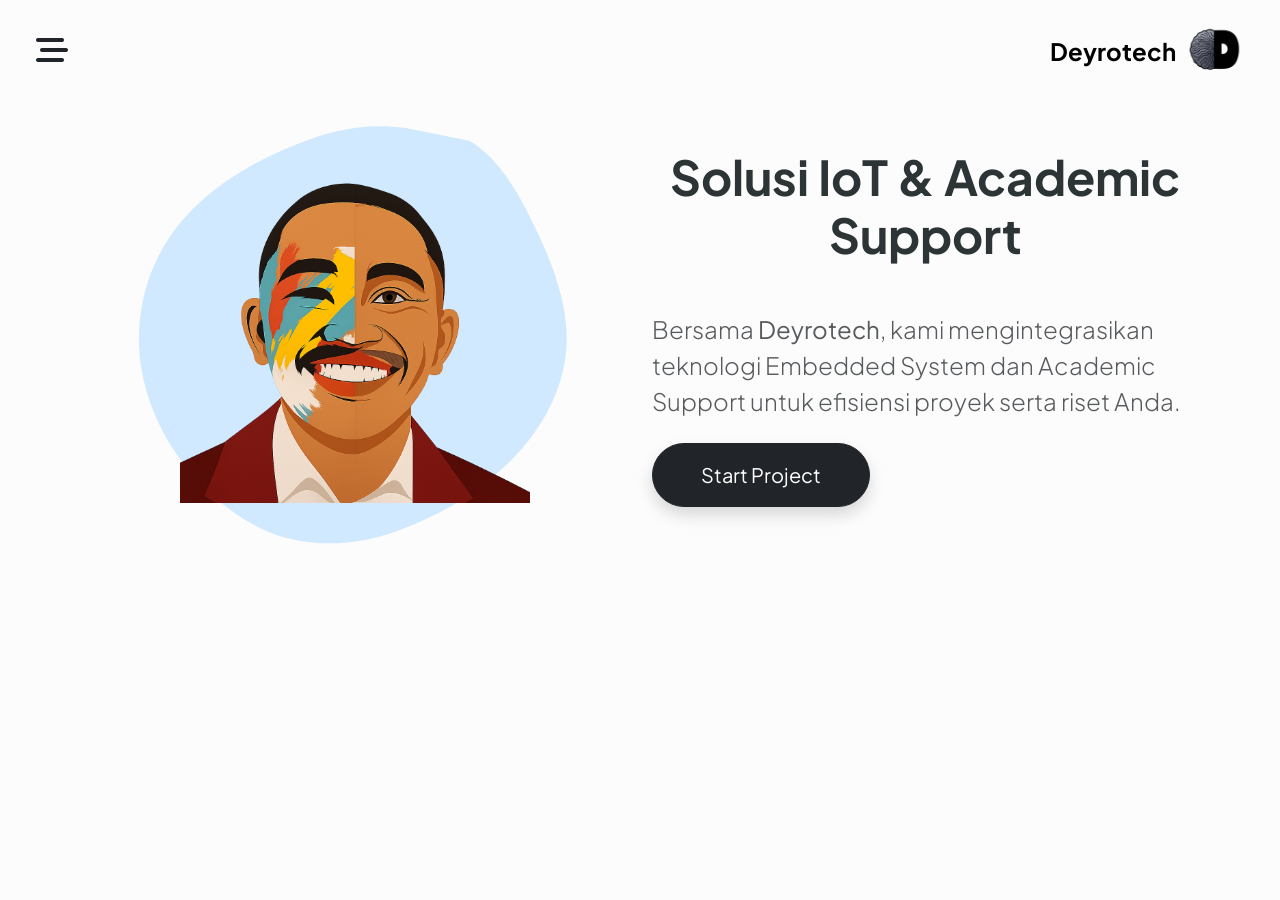
<file: index.html>
<!DOCTYPE html>
<html lang="id">
<head>
    <meta charset="UTF-8">
    <meta name="viewport" content="width=device-width, initial-scale=1.0">
    <title>DeyroTech | IoT & Academic Support</title>
    <link href="https://cdn.jsdelivr.net/npm/bootstrap@5.3.0/dist/css/bootstrap.min.css" rel="stylesheet">
    <link rel="stylesheet" href="https://cdnjs.cloudflare.com/ajax/libs/font-awesome/6.0.0/css/all.min.css">
    <link rel="stylesheet" href="style.css">
</head>
<body>

    <nav class="navbar navbar-expand-lg fixed-top py-3 px-4 transition-all" id="mainNavbar">
        <div class="container-fluid d-flex align-items-center justify-content-between">
            <div class="nav-side-item">
                <button class="btn border-0 p-0" type="button" data-bs-toggle="offcanvas" data-bs-target="#sidebarMenu" id="menu-toggle">
                    <i class="fas fa-bars-staggered fa-2x"></i>
                </button>
            </div>
            <a class="navbar-brand d-flex align-items-center m-0" href="index.html">
                <span class="fw-bold me-2 h4 mb-0">Deyrotech</span>
                <img src="assets/Logo-Web.png" alt="Logo" width="60">
            </a>
        </div>
    </nav>

    <div class="navbar-spacer" style="height: 100px;"></div>

    <div class="offcanvas offcanvas-start" tabindex="-1" id="sidebarMenu">
    <div class="offcanvas-header d-flex flex-column pt-5 position-relative">
        <div class="text-center w-100">
            <img src="assets/Logo-Web.png" alt="Logo" width="100" class="mb-1">
            <h5 class="fw-bold">Deyrotech</h5>
        </div>
        <button type="button" class="btn-close position-absolute top-0 end-0 m-4" data-bs-dismiss="offcanvas" aria-label="Close"></button>
    </div>

    <div class="offcanvas-body d-flex flex-column justify-content-center">
        <ul class="nav flex-column text-center">
            <li class="nav-item">
                <a class="nav-link py-3" href="index.html"><i class="fas fa-home me-2"></i> Home</a>
            </li>
            <li class="nav-item">
                <a class="nav-link py-3" href="about.html"><i class="fas fa-info-circle me-2"></i> About Me</a>
            </li>
            <li class="nav-item">
                <a class="nav-link py-3" href="services.html"><i class="fas fa-cogs me-2"></i> Services</a>
            </li>
            <li class="nav-item">
                <a class="nav-link py-3" href="portofolio.html"><i class="fas fa-award me-2"></i> Portfolio</a>
            </li>
            <li class="nav-item">
                <a class="nav-link py-3" href="contact.html"><i class="fas fa-paper-plane me-2"></i> Contact</a>
            </li>
        </ul>
    </div>
</div>

    <main class="container mt-lg-5">
        <div class="row align-items-center min-vh-75">
            <div class="col-lg-6 text-center fade-up order-1 order-lg-1 mb-5 mb-lg-0">
                <div class="abstract-wrapper">
                    <svg class="blob-anim" viewBox="0 0 200 200">
                        <path d="M44,-72C56,-65,64,-50,71,-35C78,-20,83,-4,81,11C79,26,71,40,60,51C49,62,35,71,19,77C4,83,-13,85,-29,80C-44,75,-59,63,-69,48C-79,33,-84,16,-83,0C-82,-16,-76,-31,-65,-43C-54,-55,-39,-64,-24,-70C-10,-76,4,-79,19,-77C34,-75,44,-72Z" transform="translate(100 100)" />
                    </svg>
                    <img src="assets/dino-AI.png" alt="Dino AI" class="img-fluid hero-img">
                </div>
            </div>

            <div class="col-lg-6 fade-up order-2 order-lg-2 text-center text-lg-start">
                <h1 class="display-5 fw-bolder mb-5 text-center">Solusi IoT & Academic Support</h1>
                <p class="lead text-muted mb-4 fs-4">
                    Bersama <b>Deyrotech</b>, kami mengintegrasikan teknologi Embedded System dan Academic Support untuk efisiensi proyek serta riset Anda.
                </p>
                <div class="d-flex gap-3 justify-content-center justify-content-lg-start">
                    <a href="services.html" class="btn btn-dark btn-lg px-5 py-3 rounded-pill shadow">Start Project</a>
                </div>
            </div>
        </div>
    </main>

    <script src="https://cdn.jsdelivr.net/npm/bootstrap@5.3.0/dist/js/bootstrap.bundle.min.js"></script>
    <script src="script.js"></script>
</body>
</html>
</file>
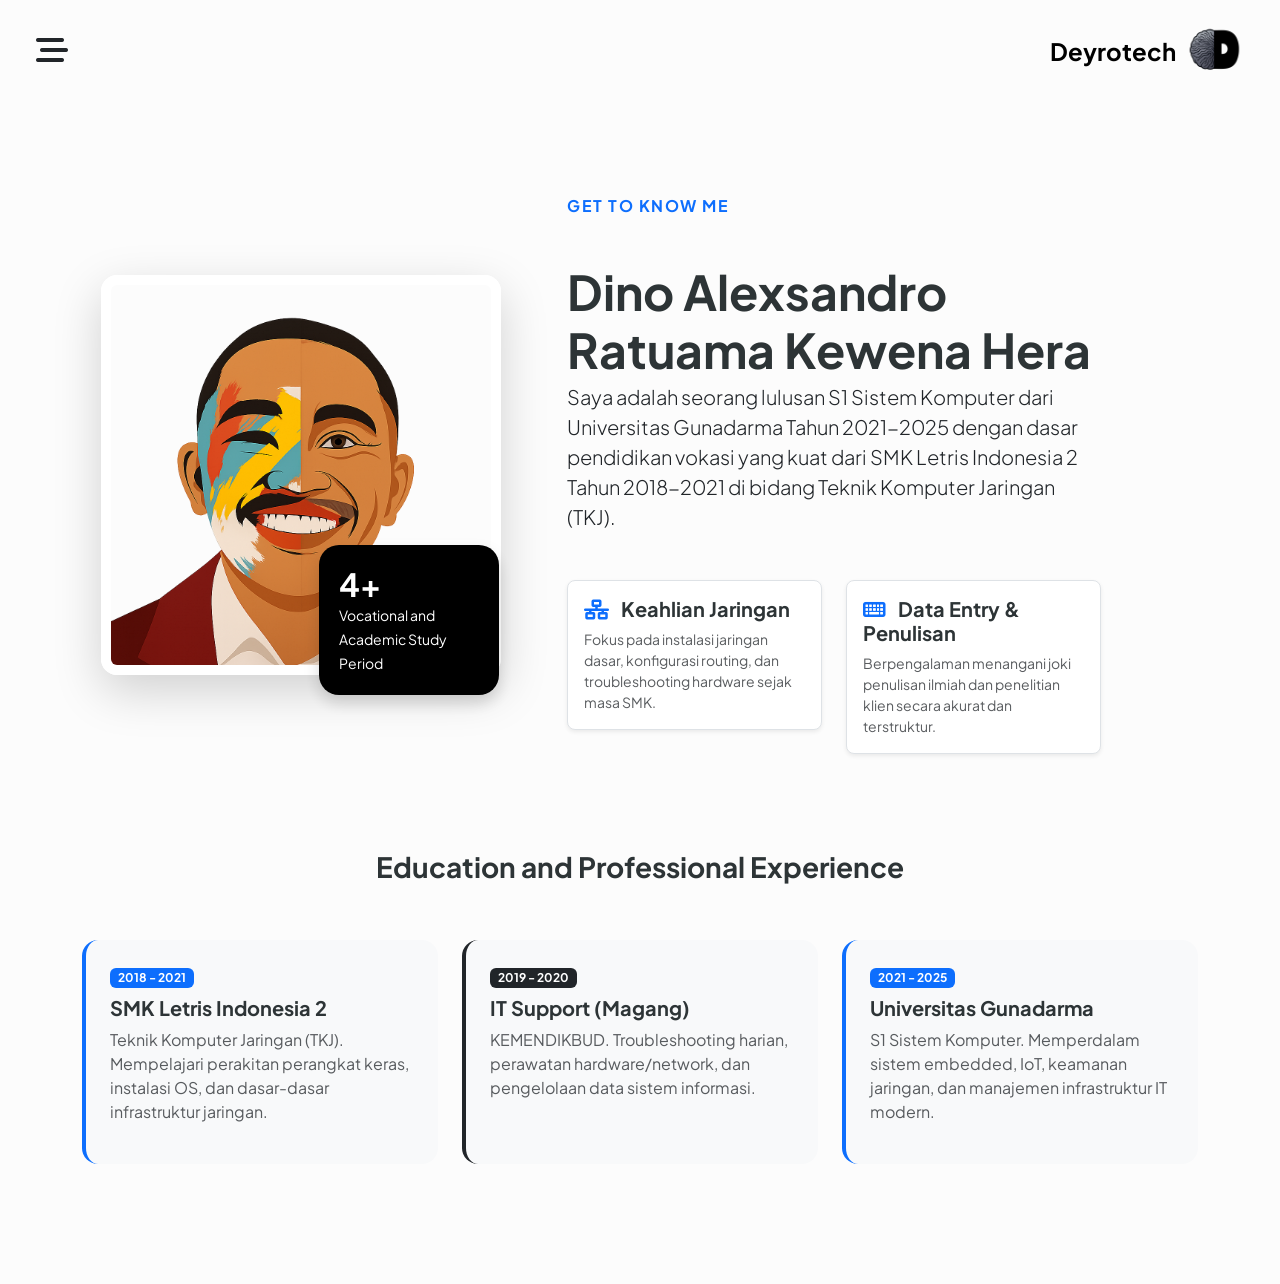
<file: about.html>
<!DOCTYPE html>
<html lang="id">
<head>
    <meta charset="UTF-8">
    <meta name="viewport" content="width=device-width, initial-scale=1.0">
    <title>About Me | Deyrotech</title>
    <link href="https://cdn.jsdelivr.net/npm/bootstrap@5.3.0/dist/css/bootstrap.min.css" rel="stylesheet">
    <link rel="stylesheet" href="https://cdnjs.cloudflare.com/ajax/libs/font-awesome/6.0.0/css/all.min.css">
    <link rel="stylesheet" href="style.css">
</head>
<body>

        <nav class="navbar navbar-expand-lg fixed-top py-3 px-4 transition-all" id="mainNavbar">
            <div class="container-fluid d-flex align-items-center justify-content-between">
                <div class="nav-side-item">
                    <button class="btn border-0 p-0" type="button" data-bs-toggle="offcanvas" data-bs-target="#sidebarMenu" id="menu-toggle">
                        <i class="fas fa-bars-staggered fa-2x"></i>
                    </button>
                </div>

                <a class="navbar-brand d-flex align-items-center m-0" href="index.html">
                    <span class="fw-bold me-2 h4 mb-0">Deyrotech</span>
                    <img src="assets/Logo-Web.png" alt="Logo" width="60">
                </a>
            </div>
        </nav>

<div class="navbar-spacer" style="height: 100px;"></div>

    <div class="offcanvas offcanvas-start" tabindex="-1" id="sidebarMenu">
    <div class="offcanvas-header d-flex flex-column pt-5 position-relative">
        <div class="text-center w-100">
            <img src="assets/Logo-Web.png" alt="Logo" width="80" class="mb-2">
            <h5 class="fw-bold">Deyrotech</h5>
        </div>
        <button type="button" class="btn-close position-absolute top-0 end-0 m-4" data-bs-dismiss="offcanvas" aria-label="Close"></button>
    </div>

    <div class="offcanvas-body d-flex flex-column justify-content-center">
        <ul class="nav flex-column text-center">
            <li class="nav-item">
                <a class="nav-link py-3" href="index.html"><i class="fas fa-home me-2"></i> Home</a>
            </li>
            <li class="nav-item">
                <a class="nav-link py-3" href="about.html"><i class="fas fa-info-circle me-2"></i> About Me</a>
            </li>
            <li class="nav-item">
                <a class="nav-link py-3" href="services.html"><i class="fas fa-cogs me-2"></i> Services</a>
            </li>
            <li class="nav-item">
                <a class="nav-link py-3" href="portofolio.html"><i class="fas fa-award me-2"></i> Portfolio</a>
            </li>
            <li class="nav-item">
                <a class="nav-link py-3" href="contact.html"><i class="fas fa-paper-plane me-2"></i> Contact</a>
            </li>
        </ul>
    </div>
</div>

    <main class="container my-5 py-5">
        <div class="row g-5 align-items-center">
            <div class="col-lg-5 fade-up">
                <div class="about-img-wrapper position-relative text-center">
                    <img src="assets/dino-AI.png" alt="Dino Alexsandro" class="img-fluid rounded-4 shadow-lg profile-img">
                    <div class="experience-badge shadow">
                        <span class="h2 fw-bold d-block mb-0">4+</span>
                        <small>Vocational and Academic Study Period</small>
                    </div>
                </div>
            </div>

            <div class="col-lg-6 fade-up">
                <h6 class="text-primary fw-bold text-uppercase ls-wide mb-5">Get to Know Me</h6>
                <h2 class="display-5 fw-bold mb-1">Dino Alexsandro Ratuama Kewena Hera</h2>
                <p class="lead text-dark mb-4">
                    Saya adalah seorang lulusan S1 Sistem Komputer dari Universitas Gunadarma Tahun 2021-2025 dengan dasar pendidikan vokasi yang kuat dari SMK Letris Indonesia 2 Tahun 2018-2021 di bidang Teknik Komputer Jaringan (TKJ).
                </p>
                <div class="row g-4 mt-2">
                    <div class="col-md-6">
                        <div class="info-card p-3 rounded-3 bg-white border shadow-sm">
                            <h5 class="fw-bold"><i class="fas fa-network-wired text-primary me-2"></i> Keahlian Jaringan</h5>
                            <p class="small text-muted mb-0">Fokus pada instalasi jaringan dasar, konfigurasi routing, dan troubleshooting hardware sejak masa SMK.</p>
                        </div>
                    </div>
                    <div class="col-md-6">
                        <div class="info-card p-3 rounded-3 bg-white border shadow-sm">
                            <h5 class="fw-bold"><i class="fas fa-keyboard text-primary me-2"></i> Data Entry & Penulisan</h5>
                            <p class="small text-muted mb-0">Berpengalaman menangani joki penulisan ilmiah dan penelitian klien secara akurat dan terstruktur.</p>
                        </div>
                    </div>
                </div>
            </div>
        </div>

        <div class="row mt-5 pt-5 fade-up">
            <div class="col-12 text-center mb-5">
                <h3 class="fw-bold">Education and Professional Experience</h3>
            </div>
            <div class="col-md-4 mb-4">
                <div class="timeline-box p-4 bg-light rounded-4 border-start border-primary border-4">
                    <span class="badge bg-primary mb-2">2018 - 2021</span>
                    <h5 class="fw-bold">SMK Letris Indonesia 2</h5>
                    <p class="text-muted">Teknik Komputer Jaringan (TKJ). Mempelajari perakitan perangkat keras, instalasi OS, dan dasar-dasar infrastruktur jaringan.</p>
                </div>
            </div>
            <div class="col-md-4 mb-4">
                <div class="timeline-box p-4 bg-light rounded-4 border-start border-dark border-4">
                    <span class="badge bg-dark mb-2">2019 - 2020</span>
                    <h5 class="fw-bold">IT Support (Magang)</h5>
                    <p class="text-muted">KEMENDIKBUD. Troubleshooting harian, perawatan hardware/network, dan pengelolaan data sistem informasi.</p>
                </div>
            </div>
            <div class="col-md-4 mb-4">
                <div class="timeline-box p-4 bg-light rounded-4 border-start border-primary border-4">
                    <span class="badge bg-primary mb-2">2021 - 2025</span>
                    <h5 class="fw-bold">Universitas Gunadarma</h5>
                    <p class="text-muted">S1 Sistem Komputer. Memperdalam sistem embedded, IoT, keamanan jaringan, dan manajemen infrastruktur IT modern.</p>
                </div>
            </div>
        </div>
    </main>

    <script src="https://cdn.jsdelivr.net/npm/bootstrap@5.3.0/dist/js/bootstrap.bundle.min.js"></script>
    <script src="script.js"></script>
</body>
</html>
</file>
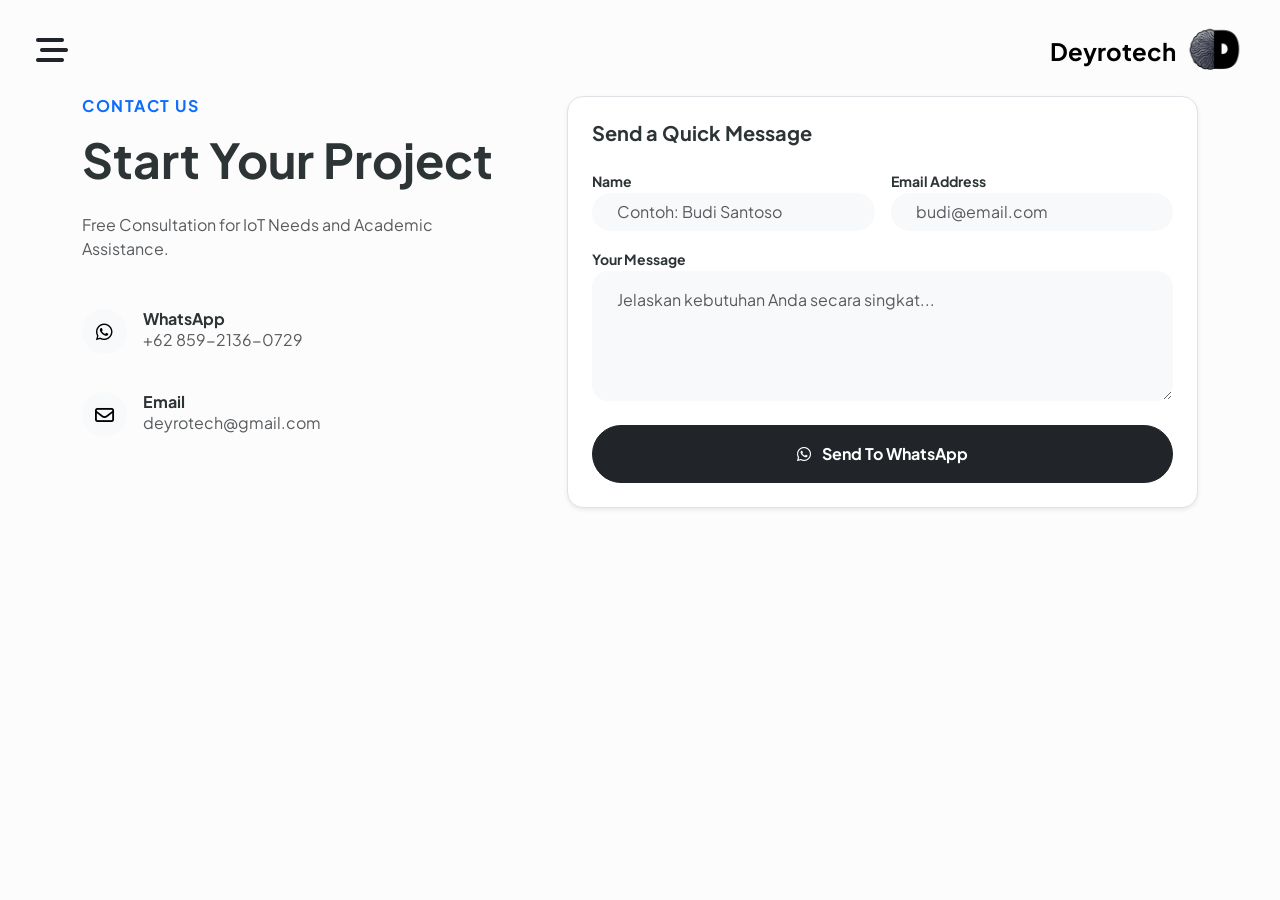
<file: contact.html>
<!DOCTYPE html>
<html lang="id">
<head>
    <meta charset="UTF-8">
    <meta name="viewport" content="width=device-width, initial-scale=1.0">
    <title>Contact | Deyrotech</title>
    <link href="https://cdn.jsdelivr.net/npm/bootstrap@5.3.0/dist/css/bootstrap.min.css" rel="stylesheet">
    <link rel="stylesheet" href="https://cdnjs.cloudflare.com/ajax/libs/font-awesome/6.0.0/css/all.min.css">
    <link rel="stylesheet" href="style.css">
</head>
<body>

    <nav class="navbar navbar-expand-lg fixed-top py-3 px-4 transition-all" id="mainNavbar">
        <div class="container-fluid d-flex align-items-center justify-content-between">
            <div class="nav-side-item">
                <button class="btn border-0 p-0" type="button" data-bs-toggle="offcanvas" data-bs-target="#sidebarMenu" id="menu-toggle">
                    <i class="fas fa-bars-staggered fa-2x"></i>
                </button>
            </div>
            <a class="navbar-brand d-flex align-items-center m-0" href="index.html">
                <span class="fw-bold me-2 h4 mb-0">Deyrotech</span>
                <img src="assets/Logo-Web.png" alt="Logo" width="60">
            </a>
        </div>
    </nav>

    <div class="offcanvas offcanvas-start" tabindex="-1" id="sidebarMenu">
    <div class="offcanvas-header d-flex flex-column pt-5 position-relative">
        <div class="text-center w-100">
            <img src="assets/Logo-Web.png" alt="Logo" width="80" class="mb-2">
            <h5 class="fw-bold">Deyrotech</h5>
        </div>
        <button type="button" class="btn-close position-absolute top-0 end-0 m-4" data-bs-dismiss="offcanvas" aria-label="Close"></button>
    </div>

    <div class="offcanvas-body d-flex flex-column justify-content-center">
        <ul class="nav flex-column text-center">
            <li class="nav-item">
                <a class="nav-link py-3" href="index.html"><i class="fas fa-home me-2"></i> Home</a></li>
            <li class="nav-item">
                <a class="nav-link py-3" href="about.html"><i class="fas fa-info-circle me-2"></i> About Me</a></li>
            <li class="nav-item">
                <a class="nav-link py-3" href="services.html"><i class="fas fa-cogs me-2"></i> Services</a></li>
            <li class="nav-item">
                <a class="nav-link py-3" href="portofolio.html"><i class="fas fa-award me-2"></i> Portofolio</a> </li>
            <li class="nav-item">
                <a class="nav-link py-3" href="contact.html"><i class="fas fa-paper-plane me-2"></i> Contact</a></li>
        </ul>
    </div>
</div>

    <main class="container mt-5 pt-5 pb-5">
        <div class="row g-5">
            <div class="col-lg-5 fade-up">
                <h6 class="text-primary fw-bold text-uppercase ls-wide mb-3">Contact Us</h6>
                <h2 class="display-5 fw-bold mb-4">Start Your Project</h2>
                <p class="text-muted mb-5">Free Consultation for IoT Needs and Academic Assistance.</p>
                
                <div class="contact-info-box d-flex align-items-start mb-4">
                    <div class="icon-circle me-3"><i class="fab fa-whatsapp"></i></div>
                    <div>
                        <h6 class="fw-bold mb-0">WhatsApp</h6>
                        <p class="text-muted">+62 859-2136-0729</p>
                    </div>
                </div>
                <div class="contact-info-box d-flex align-items-start mb-4">
                    <div class="icon-circle me-3"><i class="far fa-envelope"></i></div>
                    <div>
                        <h6 class="fw-bold mb-0">Email</h6>
                        <p class="text-muted">deyrotech@gmail.com</p>
                    </div>
                </div>
            </div>

            <div class="col-lg-7 fade-up">
                <div class="bg-white p-4 rounded-4 shadow-sm border">
                    <h5 class="fw-bold mb-4">Send a Quick Message</h5>
                    
                    <form id="whatsappForm">
                        <div class="row g-3">
                            <div class="col-md-6">
                                <label class="small fw-bold">Name</label>
                                <input type="text" id="name" class="form-control rounded-pill px-4" placeholder="Contoh: Budi Santoso" required>
                            </div>
                            <div class="col-md-6">
                                <label class="small fw-bold">Email Address</Address></label>
                                <input type="email" id="email" class="form-control rounded-pill px-4" placeholder="budi@email.com" required>
                            </div>
                            <div class="col-12">
                                <label class="small fw-bold">Your Message</label>
                                <textarea id="message" class="form-control rounded-4 px-4 py-3" rows="4" placeholder="Jelaskan kebutuhan Anda secara singkat..." required></textarea>
                            </div>
                            <div class="col-12 mt-4">
                                <button type="button" onclick="sendToWhatsApp()" class="btn btn-dark w-100 rounded-pill py-3 fw-bold">
                                    <i class="fab fa-whatsapp me-2"></i> Send To WhatsApp
                                </button>
                            </div>
                        </div>
                    </form>
                </div>
            </div>
        </div>
    </main>

    <script src="https://cdn.jsdelivr.net/npm/bootstrap@5.3.0/dist/js/bootstrap.bundle.min.js"></script>
    <script>
        // Fungsi Kirim ke WhatsApp
        function sendToWhatsApp() {
            const name = document.getElementById('name').value;
            const email = document.getElementById('email').value;
            const message = document.getElementById('message').value;
            
            if (name === "" || email === "" || message === "") {
                alert("Harap isi semua kolom formulir sebelum mengirim!");
                return;
            }

            const phoneNumber = "6285921360729";
            const text = `Halo Deyrotech!\n\n` +
                         `Nama: ${name}\n` +
                         `Email: ${email}\n` +
                         `Pesan: ${message}`;

            const encodedText = encodeURIComponent(text);
            const whatsappURL = `https://wa.me/${phoneNumber}?text=${encodedText}`;
            
            window.open(whatsappURL, '_blank');
        }

        // Script Navbar Scroll
        window.addEventListener('scroll', function() {
            const nav = document.getElementById('mainNavbar');
            if (window.scrollY > 50) nav.classList.add('scrolled');
            else nav.classList.remove('scrolled');
        });
    </script>
</body>
</html>
</file>
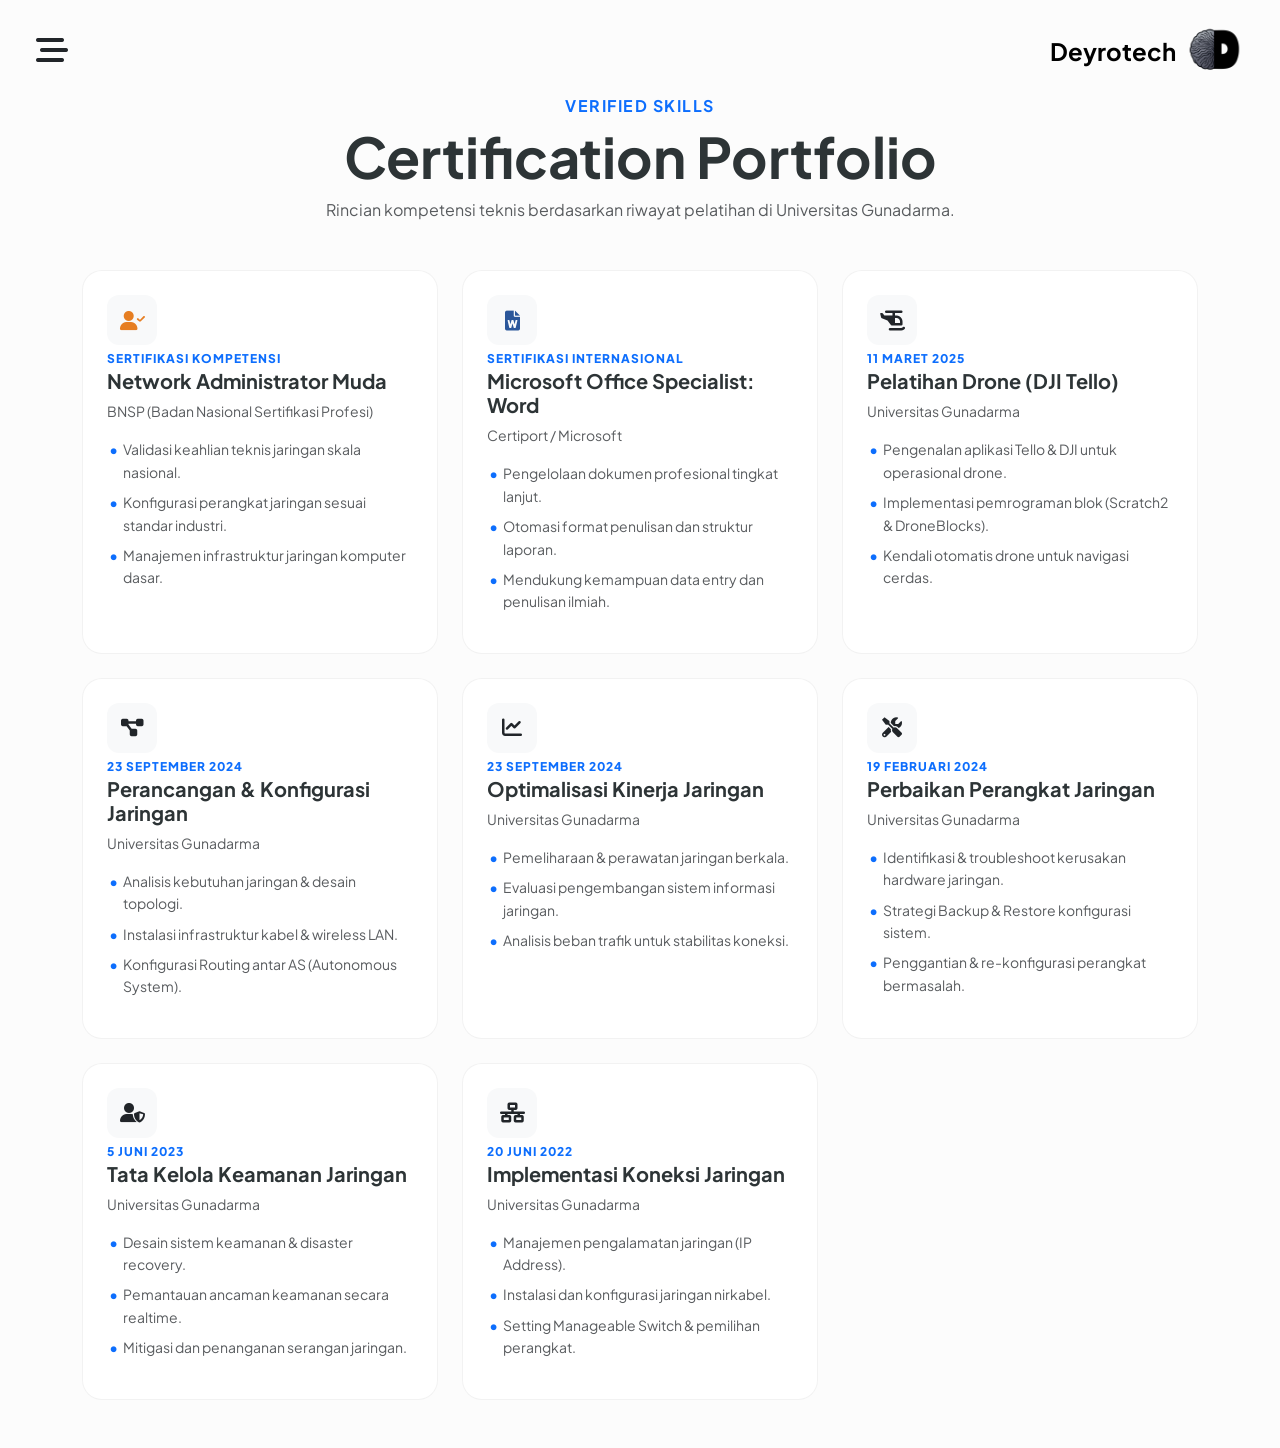
<file: portofolio.html>
<!DOCTYPE html>
<html lang="id">
<head>
    <meta charset="UTF-8">
    <meta name="viewport" content="width=device-width, initial-scale=1.0">
    <title>Portofolio | Deyrotech</title>
    <link href="https://cdn.jsdelivr.net/npm/bootstrap@5.3.0/dist/css/bootstrap.min.css" rel="stylesheet">
    <link rel="stylesheet" href="https://cdnjs.cloudflare.com/ajax/libs/font-awesome/6.0.0/css/all.min.css">
    <link rel="stylesheet" href="style.css">
</head>
<body>

    <nav class="navbar navbar-expand-lg fixed-top py-3 px-4 transition-all" id="mainNavbar">
        <div class="container-fluid d-flex align-items-center justify-content-between">
            <div class="nav-side-item">
                <button class="btn border-0 p-0" type="button" data-bs-toggle="offcanvas" data-bs-target="#sidebarMenu" id="menu-toggle">
                    <i class="fas fa-bars-staggered fa-2x"></i>
                </button>
            </div>
            <a class="navbar-brand d-flex align-items-center m-0" href="index.html">
                <span class="fw-bold me-2 h4 mb-0">Deyrotech</span>
                <img src="assets/Logo-Web.png" alt="Logo" width="60">
            </a>
        </div>
    </nav>

    <div class="offcanvas offcanvas-start" tabindex="-1" id="sidebarMenu">
    <div class="offcanvas-header d-flex flex-column pt-5 position-relative">
        <div class="text-center w-100">
            <img src="assets/Logo-Web.png" alt="Logo" width="80" class="mb-2">
            <h5 class="fw-bold">Deyrotech</h5>
        </div>
        <button type="button" class="btn-close position-absolute top-0 end-0 m-4" data-bs-dismiss="offcanvas" aria-label="Close"></button>
    </div>

    <div class="offcanvas-body d-flex flex-column justify-content-center">
        <ul class="nav flex-column text-center">
            <li class="nav-item">
                <a class="nav-link py-3" href="index.html"><i class="fas fa-home me-2"></i> Home</a>
            </li>
            <li class="nav-item">
                <a class="nav-link py-3" href="about.html"><i class="fas fa-info-circle me-2"></i> About Me</a>
            </li>
            <li class="nav-item">
                <a class="nav-link py-3" href="services.html"><i class="fas fa-cogs me-2"></i> Services</a>
            </li>
            <li class="nav-item">
                <a class="nav-link py-3" href="portofolio.html"><i class="fas fa-award me-2"></i> Portfolio</a>
            </li>
            <li class="nav-item">
                <a class="nav-link py-3" href="contact.html"><i class="fas fa-paper-plane me-2"></i> Contact</a>
            </li>
        </ul>
    </div>
</div>

    <main class="container mt-5 pt-5 pb-5">
        <div class="text-center mb-5 fade-up">
            <h6 class="text-primary fw-bold text-uppercase ls-wide">Verified Skills</h6>
            <h2 class="display-4 fw-bold">Certification Portfolio</h2>
            <p class="text-muted">Rincian kompetensi teknis berdasarkan riwayat pelatihan di Universitas Gunadarma.</p>
        </div>
        
        <div class="row g-4">
            <div class="col-md-6 col-lg-4 fade-up">
                <div class="portfolio-card p-4 h-100">
                    <div class="card-icon"><i class="fas fa-user-check fa-lg"></i></div>
                    <span class="date-badge">Sertifikasi Kompetensi</span>
                    <h5 class="fw-bold">Network Administrator Muda</h5>
                    <p class="small text-muted mb-0">BNSP (Badan Nasional Sertifikasi Profesi)</p>
                    <ul class="task-list mt-3 small text-muted">
                        <li>Validasi keahlian teknis jaringan skala nasional.</li>
                        <li>Konfigurasi perangkat jaringan sesuai standar industri.</li>
                        <li>Manajemen infrastruktur jaringan komputer dasar.</li>
                    </ul>
                </div>
            </div>

            <div class="col-md-6 col-lg-4 fade-up">
                <div class="portfolio-card p-4 h-100">
                    <div class="card-icon"><i class="fas fa-file-word fa-lg"></i></div>
                    <span class="date-badge">Sertifikasi Internasional</span>
                    <h5 class="fw-bold">Microsoft Office Specialist: Word</h5>
                    <p class="small text-muted mb-0">Certiport / Microsoft</p>
                    <ul class="task-list mt-3 small text-muted">
                        <li>Pengelolaan dokumen profesional tingkat lanjut.</li>
                        <li>Otomasi format penulisan dan struktur laporan.</li>
                        <li>Mendukung kemampuan data entry dan penulisan ilmiah.</li>
                    </ul>
                </div>
            </div>
           
            <div class="col-md-6 col-lg-4 fade-up">
                <div class="portfolio-card p-4 h-100">
                    <div class="card-icon"><i class="fas fa-helicopter fa-lg"></i></div>
                    <span class="date-badge">11 Maret 2025</span>
                    <h5 class="fw-bold">Pelatihan Drone (DJI Tello)</h5>
                    <p class="small text-muted mb-0">Universitas Gunadarma</p>
                    <ul class="task-list mt-3 small text-muted">
                        <li>Pengenalan aplikasi Tello & DJI untuk operasional drone.</li>
                        <li>Implementasi pemrograman blok (Scratch2 & DroneBlocks).</li>
                        <li>Kendali otomatis drone untuk navigasi cerdas.</li>
                    </ul>
                </div>
            </div>

            <div class="col-md-6 col-lg-4 fade-up">
                <div class="portfolio-card p-4 h-100">
                    <div class="card-icon"><i class="fas fa-project-diagram fa-lg"></i></div>
                    <span class="date-badge">23 September 2024</span>
                    <h5 class="fw-bold">Perancangan & Konfigurasi Jaringan</h5>
                    <p class="small text-muted mb-0">Universitas Gunadarma</p>
                    <ul class="task-list mt-3 small text-muted">
                        <li>Analisis kebutuhan jaringan & desain topologi.</li>
                        <li>Instalasi infrastruktur kabel & wireless LAN.</li>
                        <li>Konfigurasi Routing antar AS (Autonomous System).</li>
                    </ul>
                </div>
            </div>

            <div class="col-md-6 col-lg-4 fade-up">
                <div class="portfolio-card p-4 h-100">
                    <div class="card-icon"><i class="fas fa-chart-line fa-lg"></i></div>
                    <span class="date-badge">23 September 2024</span>
                    <h5 class="fw-bold">Optimalisasi Kinerja Jaringan</h5>
                    <p class="small text-muted mb-0">Universitas Gunadarma</p>
                    <ul class="task-list mt-3 small text-muted">
                        <li>Pemeliharaan & perawatan jaringan berkala.</li>
                        <li>Evaluasi pengembangan sistem informasi jaringan.</li>
                        <li>Analisis beban trafik untuk stabilitas koneksi.</li>
                    </ul>
                </div>
            </div>

            <div class="col-md-6 col-lg-4 fade-up">
                <div class="portfolio-card p-4 h-100">
                    <div class="card-icon"><i class="fas fa-tools fa-lg"></i></div>
                    <span class="date-badge">19 Februari 2024</span>
                    <h5 class="fw-bold">Perbaikan Perangkat Jaringan</h5>
                    <p class="small text-muted mb-0">Universitas Gunadarma</p>
                    <ul class="task-list mt-3 small text-muted">
                        <li>Identifikasi & troubleshoot kerusakan hardware jaringan.</li>
                        <li>Strategi Backup & Restore konfigurasi sistem.</li>
                        <li>Penggantian & re-konfigurasi perangkat bermasalah.</li>
                    </ul>
                </div>
            </div>

            <div class="col-md-6 col-lg-4 fade-up">
                <div class="portfolio-card p-4 h-100">
                    <div class="card-icon"><i class="fas fa-user-shield fa-lg"></i></div>
                    <span class="date-badge">5 Juni 2023</span>
                    <h5 class="fw-bold">Tata Kelola Keamanan Jaringan</h5>
                    <p class="small text-muted mb-0">Universitas Gunadarma</p>
                    <ul class="task-list mt-3 small text-muted">
                        <li>Desain sistem keamanan & disaster recovery.</li>
                        <li>Pemantauan ancaman keamanan secara realtime.</li>
                        <li>Mitigasi dan penanganan serangan jaringan.</li>
                    </ul>
                </div>
            </div>

            <div class="col-md-6 col-lg-4 fade-up">
                <div class="portfolio-card p-4 h-100">
                    <div class="card-icon"><i class="fas fa-network-wired fa-lg"></i></div>
                    <span class="date-badge">20 Juni 2022</span>
                    <h5 class="fw-bold">Implementasi Koneksi Jaringan</h5>
                    <p class="small text-muted mb-0">Universitas Gunadarma</p>
                    <ul class="task-list mt-3 small text-muted">
                        <li>Manajemen pengalamatan jaringan (IP Address).</li>
                        <li>Instalasi dan konfigurasi jaringan nirkabel.</li>
                        <li>Setting Manageable Switch & pemilihan perangkat.</li>
                    </ul>
                </div>
            </div>
        </div>
    </main>

    <script src="https://cdn.jsdelivr.net/npm/bootstrap@5.3.0/dist/js/bootstrap.bundle.min.js"></script>
    <script src="script.js"></script>
</body>

</html>
</file>
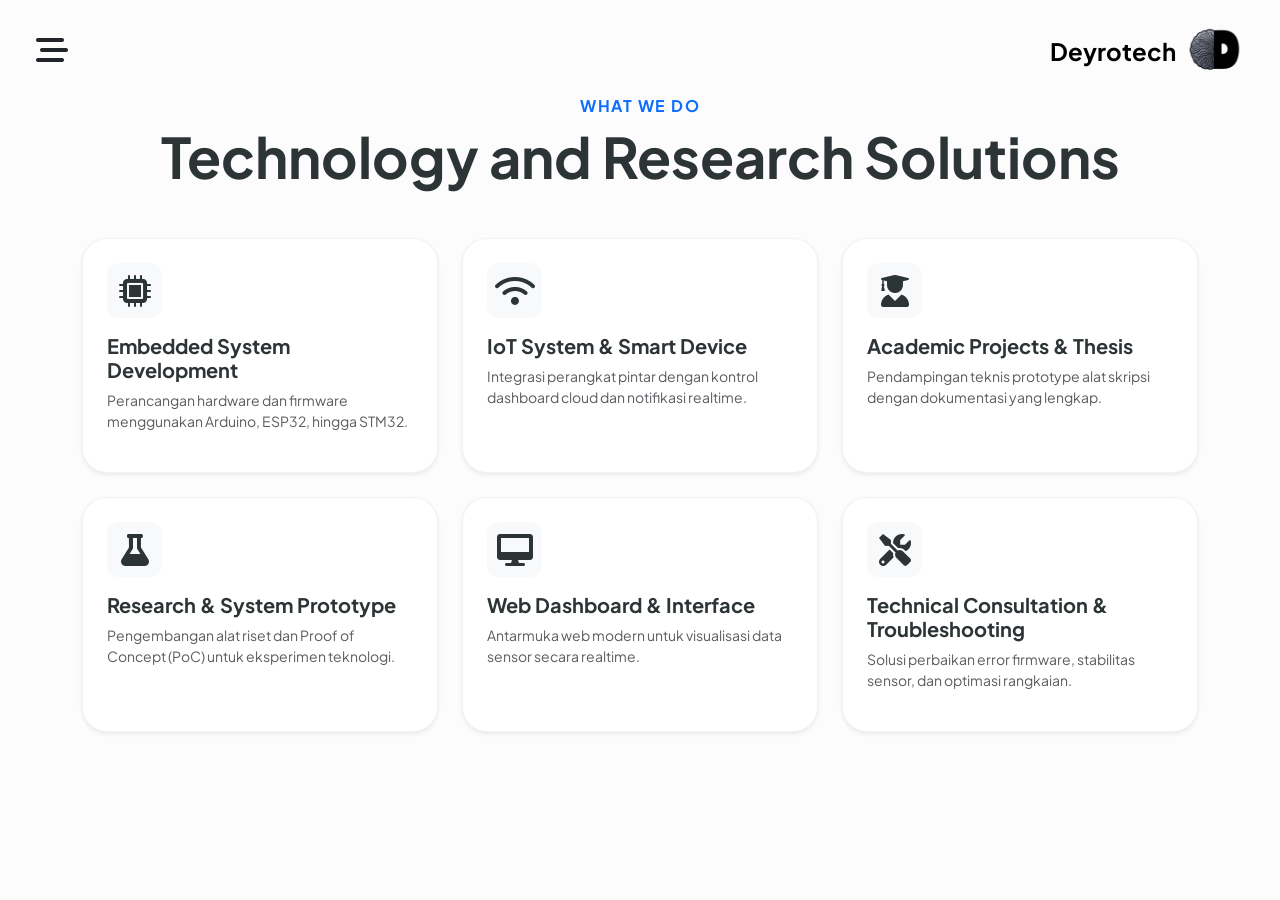
<file: services.html>
<!DOCTYPE html>
<html lang="id">
<head>
    <meta charset="UTF-8">
    <meta name="viewport" content="width=device-width, initial-scale=1.0">
    <title>Services | Deyrotech</title>
    <link href="https://cdn.jsdelivr.net/npm/bootstrap@5.3.0/dist/css/bootstrap.min.css" rel="stylesheet">
    <link rel="stylesheet" href="https://cdnjs.cloudflare.com/ajax/libs/font-awesome/6.0.0/css/all.min.css">
    <link rel="stylesheet" href="style.css">
</head>
<body>

    <nav class="navbar navbar-expand-lg fixed-top py-3 px-4 transition-all" id="mainNavbar">
        <div class="container-fluid d-flex align-items-center justify-content-between">
            <div class="nav-side-item">
                <button class="btn border-0 p-0" type="button" data-bs-toggle="offcanvas" data-bs-target="#sidebarMenu" id="menu-toggle">
                    <i class="fas fa-bars-staggered fa-2x"></i>
                </button>
            </div>
            <a class="navbar-brand d-flex align-items-center m-0" href="index.html">
                <span class="fw-bold me-2 h4 mb-0">Deyrotech</span>
                <img src="assets/Logo-Web.png" alt="Logo" width="60">
            </a>
        </div>
    </nav>

        <div class="offcanvas offcanvas-start" tabindex="-1" id="sidebarMenu">
    <div class="offcanvas-header d-flex flex-column pt-5 position-relative">
        <div class="text-center w-100">
            <img src="assets/Logo-Web.png" alt="Logo" width="80" class="mb-2">
            <h5 class="fw-bold">Deyrotech</h5>
        </div>
        <button type="button" class="btn-close position-absolute top-0 end-0 m-4" data-bs-dismiss="offcanvas" aria-label="Close"></button>
    </div>

    <div class="offcanvas-body d-flex flex-column justify-content-center">
        <ul class="nav flex-column text-center">
            <li class="nav-item">
                <a class="nav-link py-3" href="index.html"><i class="fas fa-home me-2"></i> Home</a>
            </li>
            <li class="nav-item">
                <a class="nav-link py-3" href="about.html"><i class="fas fa-info-circle me-2"></i> About Me</a>
            </li>
            <li class="nav-item">
                <a class="nav-link py-3" href="services.html"><i class="fas fa-cogs me-2"></i> Services</a>
            </li>
            <li class="nav-item">
                <a class="nav-link py-3" href="portofolio.html"><i class="fas fa-award me-2"></i> Portfolio</a>
            </li>
            <li class="nav-item">
                <a class="nav-link py-3" href="contact.html"><i class="fas fa-paper-plane me-2"></i> Contact</a>
            </li>
        </ul>
    </div>
</div>

    <section class="container mt-5 pt-5 mb-5">
        <div class="text-center mb-5 fade-up">
            <h6 class="text-primary fw-bold text-uppercase ls-wide">What We Do</h6>
            <h2 class="display-4 fw-bold">Technology and Research Solutions</h2>
        </div>

        <div class="row g-4 mb-5">
            <div class="col-md-6 col-lg-4 fade-up">
                <div class="service-card p-4 h-100 shadow-sm border-0" data-bs-toggle="modal" data-bs-target="#serviceModal" 
                     data-title="Embedded System Development" 
                     data-desc="Pengembangan sistem embedded untuk kebutuhan akademik maupun industri kecil, mulai dari perancangan hardware hingga firmware."
                     data-list="Arduino , ESP (WiFi & IoT), STM32 (basic – intermediate), Raspberry Pi (control & gateway), Sensor & actuator integration, Firmware (C/C++ / MicroPython)">
                    <div class="icon-box mb-3"><i class="fas fa-microchip fa-2x"></i></div>
                    <h5 class="fw-bold">Embedded System Development</h5>
                    <p class="small text-muted">Perancangan hardware dan firmware menggunakan Arduino, ESP32, hingga STM32.</p>
                </div>
            </div>

            <div class="col-md-6 col-lg-4 fade-up">
                <div class="service-card p-4 h-100 shadow-sm border-0" data-bs-toggle="modal" data-bs-target="#serviceModal"
                     data-title="IoT System & Smart Device"
                     data-desc="Pembuatan sistem IoT terintegrasi dengan monitoring dan kontrol berbasis web atau mobile."
                     data-list="Smart monitoring , Dashboard web IoT, MQTT / HTTP API, Cloud IoT (Firebase / Thingspeak / Blynk), Notifikasi WhatsApp / Email, Data logging & visualization">
                    <div class="icon-box mb-3"><i class="fas fa-wifi fa-2x"></i></div>
                    <h5 class="fw-bold">IoT System & Smart Device</h5>
                    <p class="small text-muted">Integrasi perangkat pintar dengan kontrol dashboard cloud dan notifikasi realtime.</p>
                </div>
            </div>

            <div class="col-md-6 col-lg-4 fade-up">
                <div class="service-card p-4 h-100 shadow-sm border-0" data-bs-toggle="modal" data-bs-target="#serviceModal"
                     data-title="Proyek Akademik & Skripsi"
                     data-desc="Pendampingan teknis proyek akademik dengan pendekatan edukatif dan orisinal."
                     data-list="Perancangan alat skripsi, Konsultasi metodologi teknis, Pembuatan prototype alat, Debugging & optimasi sistem, Penjelasan alur kerja sistem, Dokumentasi teknis">
                    <div class="icon-box mb-3"><i class="fas fa-user-graduate fa-2x"></i></div>
                    <h5 class="fw-bold">Academic Projects & Thesis</h5>
                    <p class="small text-muted">Pendampingan teknis prototype alat skripsi dengan dokumentasi yang lengkap.</p>
                </div>
            </div>

            <div class="col-md-6 col-lg-4 fade-up">
                <div class="service-card p-4 h-100 shadow-sm border-0" data-bs-toggle="modal" data-bs-target="#serviceModal"
                     data-title="Penelitian & Prototype System"
                     data-desc="Pengembangan prototype sistem untuk kebutuhan penelitian, riset kampus, dan eksperimen teknologi."
                     data-list="Proof of Concept (PoC), Sistem eksperimen sensor, Data acquisition system, Pengujian & analisis performa, Integrasi hardware–software">
                    <div class="icon-box mb-3"><i class="fas fa-flask fa-2x"></i></div>
                    <h5 class="fw-bold">Research & System Prototype</h5>
                    <p class="small text-muted">Pengembangan alat riset dan Proof of Concept (PoC) untuk eksperimen teknologi.</p>
                </div>
            </div>

            <div class="col-md-6 col-lg-4 fade-up">
                <div class="service-card p-4 h-100 shadow-sm border-0" data-bs-toggle="modal" data-bs-target="#serviceModal"
                     data-title="Web Dashboard & System Interface"
                     data-desc="Pembuatan antarmuka web untuk monitoring dan kontrol sistem."
                     data-list="Dashboard monitoring, Realtime data visualization, UI/UX sederhana & modern, Integrasi API IoT, Hosting & deployment basic">
                    <div class="icon-box mb-3"><i class="fas fa-desktop fa-2x"></i></div>
                    <h5 class="fw-bold">Web Dashboard & Interface</h5>
                    <p class="small text-muted">Antarmuka web modern untuk visualisasi data sensor secara realtime.</p>
                </div>
            </div>

            <div class="col-md-6 col-lg-4 fade-up">
                <div class="service-card p-4 h-100 shadow-sm border-0" data-bs-toggle="modal" data-bs-target="#serviceModal"
                     data-title="Konsultasi & Troubleshooting"
                     data-desc="Konsultasi teknis untuk menyelesaikan permasalahan sistem embedded dan IoT."
                     data-list="Error firmware, Sensor tidak stabil, Komunikasi gagal, Optimasi daya, Review rangkaian & kode">
                    <div class="icon-box mb-3"><i class="fas fa-tools fa-2x"></i></div>
                    <h5 class="fw-bold">Technical Consultation & Troubleshooting</h5>
                    <p class="small text-muted">Solusi perbaikan error firmware, stabilitas sensor, dan optimasi rangkaian.</p>
                </div>
            </div>
        </div>
    </section>

    <div class="modal fade" id="serviceModal" tabindex="-1" aria-hidden="true">
        <div class="modal-dialog modal-dialog-centered">
            <div class="modal-content border-0 shadow-lg rounded-4 overflow-hidden">
                <div class="modal-header border-0 pb-0">
                    <button type="button" class="btn-close" data-bs-dismiss="modal" aria-label="Close"></button>
                </div>
                <div class="modal-body p-4 pt-0">
                    <div id="modalIcon" class="icon-box mb-3 bg-light"><i class="fas fa-info-circle fa-xl text-primary"></i></div>
                    <h3 class="fw-bold" id="modalTitle">Service Details</h3>
                    <p class="text-muted" id="modalDesc"></p>
                    <hr>
                    <h6 class="fw-bold mb-3">Scope of Services:</h6>
                    <ul id="modalList" class="small text-muted ps-3"></ul>
                    
                    <div class="d-grid gap-2 mt-4">
                        <a href="https://wa.me/628995612895" target="_blank" class="btn btn-dark rounded-pill py-3 fw-bold">
                            <i class="fab fa-whatsapp me-2"></i> Consultation via WhatsApp
                        </a>
                    </div>
                </div>
            </div>
        </div>
    </div>

    <script src="https://cdn.jsdelivr.net/npm/bootstrap@5.3.0/dist/js/bootstrap.bundle.min.js"></script>
    <script>
        // Script pengisian modal otomatis
        const serviceModal = document.getElementById('serviceModal');
        serviceModal.addEventListener('show.bs.modal', function (event) {
            const button = event.relatedTarget;
            const title = button.getAttribute('data-title');
            const desc = button.getAttribute('data-desc');
            const listItems = button.getAttribute('data-list').split(',');

            const modalTitle = serviceModal.querySelector('#modalTitle');
            const modalDesc = serviceModal.querySelector('#modalDesc');
            const modalList = serviceModal.querySelector('#modalList');

            modalTitle.textContent = title;
            modalDesc.textContent = desc;
            
            modalList.innerHTML = '';
            listItems.forEach(item => {
                const li = document.createElement('li');
                li.className = 'mb-1';
                li.textContent = item.trim();
                modalList.appendChild(li);
            });
        });

        // Navbar Scroll Effect
        window.addEventListener('scroll', function() {
            const nav = document.getElementById('mainNavbar');
            if (window.scrollY > 50) nav.classList.add('scrolled');
            else nav.classList.remove('scrolled');
        });
    </script>
</body>
</html>
</file>
<file: style.css>
@import url('https://fonts.googleapis.com/css2?family=Plus+Jakarta+Sans:wght@300;400;600;700;800&display=swap');

body {
    font-family: 'Plus Jakarta Sans', sans-serif;
    background-color: #fcfcfc;
    color: #2d3436;
    overflow-x: hidden;
}

/* Navbar Stability */
.navbar {
    background: transparent !important;
    transition: all 0.3s ease;
}

.nav-side-item { width: 50px; } /* Kunci lebar agar logo tidak menggeser tombol */

.nav-center-text {
    font-weight: 800;
    text-transform: uppercase;
    letter-spacing: 1px;
    color: #000;
    border: 2px solid #000;
    padding: 5px 15px;
}

/* Sidebar Pop-up Glassmorphism */
.offcanvas {
    width: 220px !important;
    border-radius: 20px 20px 20px 20px;
    background: rgba(255, 255, 255, 0.9) !important;
    backdrop-filter: blur(20px);
    box-shadow: 20px 0 50px rgba(0,0,0,0.1);
    border: none;
    margin: 6px -0;
    height: calc(100% - 20px) !important;
}

.nav-link {
    font-weight: 700;
    margin: 5px 20px;
    padding: 15px !important;
    color: #444 !important;
    transition: all 0.4s cubic-bezier(0.175, 0.885, 0.32, 1.275);
    border-radius: 15px;
}

.nav-link:hover {
    background: #000;
    color: #fff !important;
    transform: scale(1.05) translateX(10px);
}

/* Fix Foto & Blob */
.abstract-wrapper {
    position: relative;
    display: inline-block;
    width: 100%;
    max-width: 400px;
}

.blob-anim {
    position: absolute;
    top: 50%;
    left: 50%;
    transform: translate(-50%, -50%);
    width: 130%;
    z-index: -1;
    fill: #d1e9ff;
    animation: rotate-blob 20s infinite linear;
}

@keyframes rotate-blob {
    from { transform: translate(-50%, -50%) rotate(0deg); }
    to { transform: translate(-50%, -50%) rotate(360deg); }
}

.hero-img {
    max-width: 350px;
    width: 90%;
    height: auto;
}

/* Responsivitas */
@media (max-width: 991px) {
    .display-2 { font-size: 2.5rem; }
    .abstract-wrapper { max-width: 280px; }
}

.fade-up {
    opacity: 0;
    transform: translateY(30px);
    animation: fadeInUp 1s forwards;
}
@keyframes fadeInUp { to { opacity: 1; transform: translateY(0); } }

/* About Page Specific Styles */
.profile-img {
    border: 10px solid #fff;
    width: 100%;
    max-width: 400px;
    object-fit: cover;
}

.experience-badge {
    position: absolute;
    bottom: -20px;
    right: 20px;
    background: #000;
    color: #fff;
    padding: 20px;
    border-radius: 20px;
    max-width: 180px;
    text-align: left;
}

.info-card {
    transition: transform 0.3s ease;
}

.info-card:hover {
    transform: translateY(-5px);
}

.timeline-box {
    height: 100%;
    transition: background 0.3s ease;
}

.timeline-box:hover {
    background: #fff !important;
    box-shadow: 0 10px 30px rgba(0,0,0,0.05);
}

.active {
    background: #000 !important;
    color: #fff !important;
}

/* Navbar Base Style */
.navbar {
    transition: all 0.4s cubic-bezier(0.4, 0, 0.2, 1);
    background: transparent;
    border-bottom: 1px solid transparent;
}

/* Navbar Saat Di-scroll (Agar tidak menabrak konten) */
.navbar.scrolled {
    background: rgba(255, 255, 255, 0.8) !important; /* Transparan Glassmorphism */
    backdrop-filter: blur(15px); /* Efek blur agar teks di belakang tidak 'menabrak' visual navbar */
    padding-top: 12px !important;
    padding-bottom: 12px !important;
    border-bottom: 1px solid rgba(0, 0, 0, 0.05);
    box-shadow: 0 4px 20px rgba(0, 0, 0, 0.03);
}

/* Mengunci lebar box samping agar tombol menu tidak bergeser */
.nav-side-item {
    width: 60px;
    display: flex;
    justify-content: flex-start;
}

/* Style Teks Solid di Tengah */
.nav-center-text {
    font-weight: 800;
    text-transform: uppercase;
    letter-spacing: 1px;
    font-size: 1rem;
    border: none;
    padding: 4px 15px;
    background: none; /* Memberikan isi agar teks konten di belakang tidak terlihat menembus box ini */
}

/* Memastikan Main Content memiliki ruang agar tidak tertutup navbar Fixed */
main {
    position: relative;
    z-index: 1;
}

/* Service Card Base */
.service-card {
    background: #fff;
    border-radius: 25px;
    cursor: pointer;
    transition: all 0.3s ease;
    border: 1px solid rgba(0,0,0,0.05) !important;
}

.service-card:hover {
    transform: translateY(-8px);
    box-shadow: 0 15px 30px rgba(0,0,0,0.08) !important;
    border-color: #000 !important;
}

.icon-box {
    width: 55px;
    height: 55px;
    background: #f8f9fa;
    display: flex;
    align-items: center;
    justify-content: center;
    border-radius: 12px;
}

/* Modal Styling */
.modal-content {
    background: rgba(255, 255, 255, 0.95);
    backdrop-filter: blur(10px);
}

.ls-wide { letter-spacing: 1.5px; }

/* Pastikan tombol close sidebar tidak terpengaruh flexbox header */
.offcanvas-header .btn-close {
    position: absolute !important;
    top: 20px !important;
    right: 20px !important;
    z-index: 1060; /* Agar berada di atas elemen lain */
    margin: 0 !important; /* Menghapus margin otomatis yang mungkin menggeser ke tengah */
}

/* Tambahan: pastikan header sidebar relatif */
.offcanvas-header {
    position: relative;
}

/* Portfolio Page Styling */
.portfolio-card {
    background: #fff;
    border: 1px solid rgba(0,0,0,0.05);
    border-radius: 20px;
    transition: all 0.4s cubic-bezier(0.175, 0.885, 0.32, 1.275);
}

.portfolio-card:hover {
    transform: translateY(-10px);
    box-shadow: 0 15px 35px rgba(0,0,0,0.07);
    border-color: #0d6efd;
}

.card-icon {
    width: 50px;
    height: 50px;
    background: #f8f9fa;
    border-radius: 12px;
    display: flex;
    align-items: center;
    justify-content: center;
    color: #212529;
    transition: 0.3s;
}

.portfolio-card:hover .card-icon {
    background: #212529;
    color: #fff;
}

.date-badge {
    font-size: 0.75rem;
    font-weight: 800;
    color: #0d6efd;
    letter-spacing: 1px;
    text-transform: uppercase;
}

.task-list {
    padding-left: 1rem;
    line-height: 1.6;
}

.task-list li {
    position: relative;
    list-style-type: none;
    margin-bottom: 8px;
}

.task-list li::before {
    content: "•";
    color: #0d6efd;
    font-weight: bold;
    display: inline-block;
    width: 1em;
    margin-left: -1em;
}

/* Warna khusus untuk ikon Word jika ingin variasi */
.fa-file-word {
    color: #2b579a;
}

.fa-user-check {
    color: #e67e22; /* Warna oranye untuk BNSP agar menonjol */
}

/* Contact Styles */
.icon-circle {
    width: 45px;
    height: 45px;
    background: #f8f9fa;
    border-radius: 50%;
    display: flex;
    align-items: center;
    justify-content: center;
    color: #000;
    font-size: 1.2rem;
    transition: 0.3s;
}

.contact-info-box:hover .icon-circle {
    background: #000;
    color: #fff;
}

.map-container {
    filter: grayscale(100%) contrast(1.2) opacity(0.8);
    transition: 0.5s;
}

.map-container:hover {
    filter: grayscale(0%);
}

.form-control {
    background: #f8f9fa;
    border: 1px solid transparent;
    transition: 0.3s;
}

.form-control:focus {
    background: #fff;
    border-color: #000;
    box-shadow: none;
}
</file>
